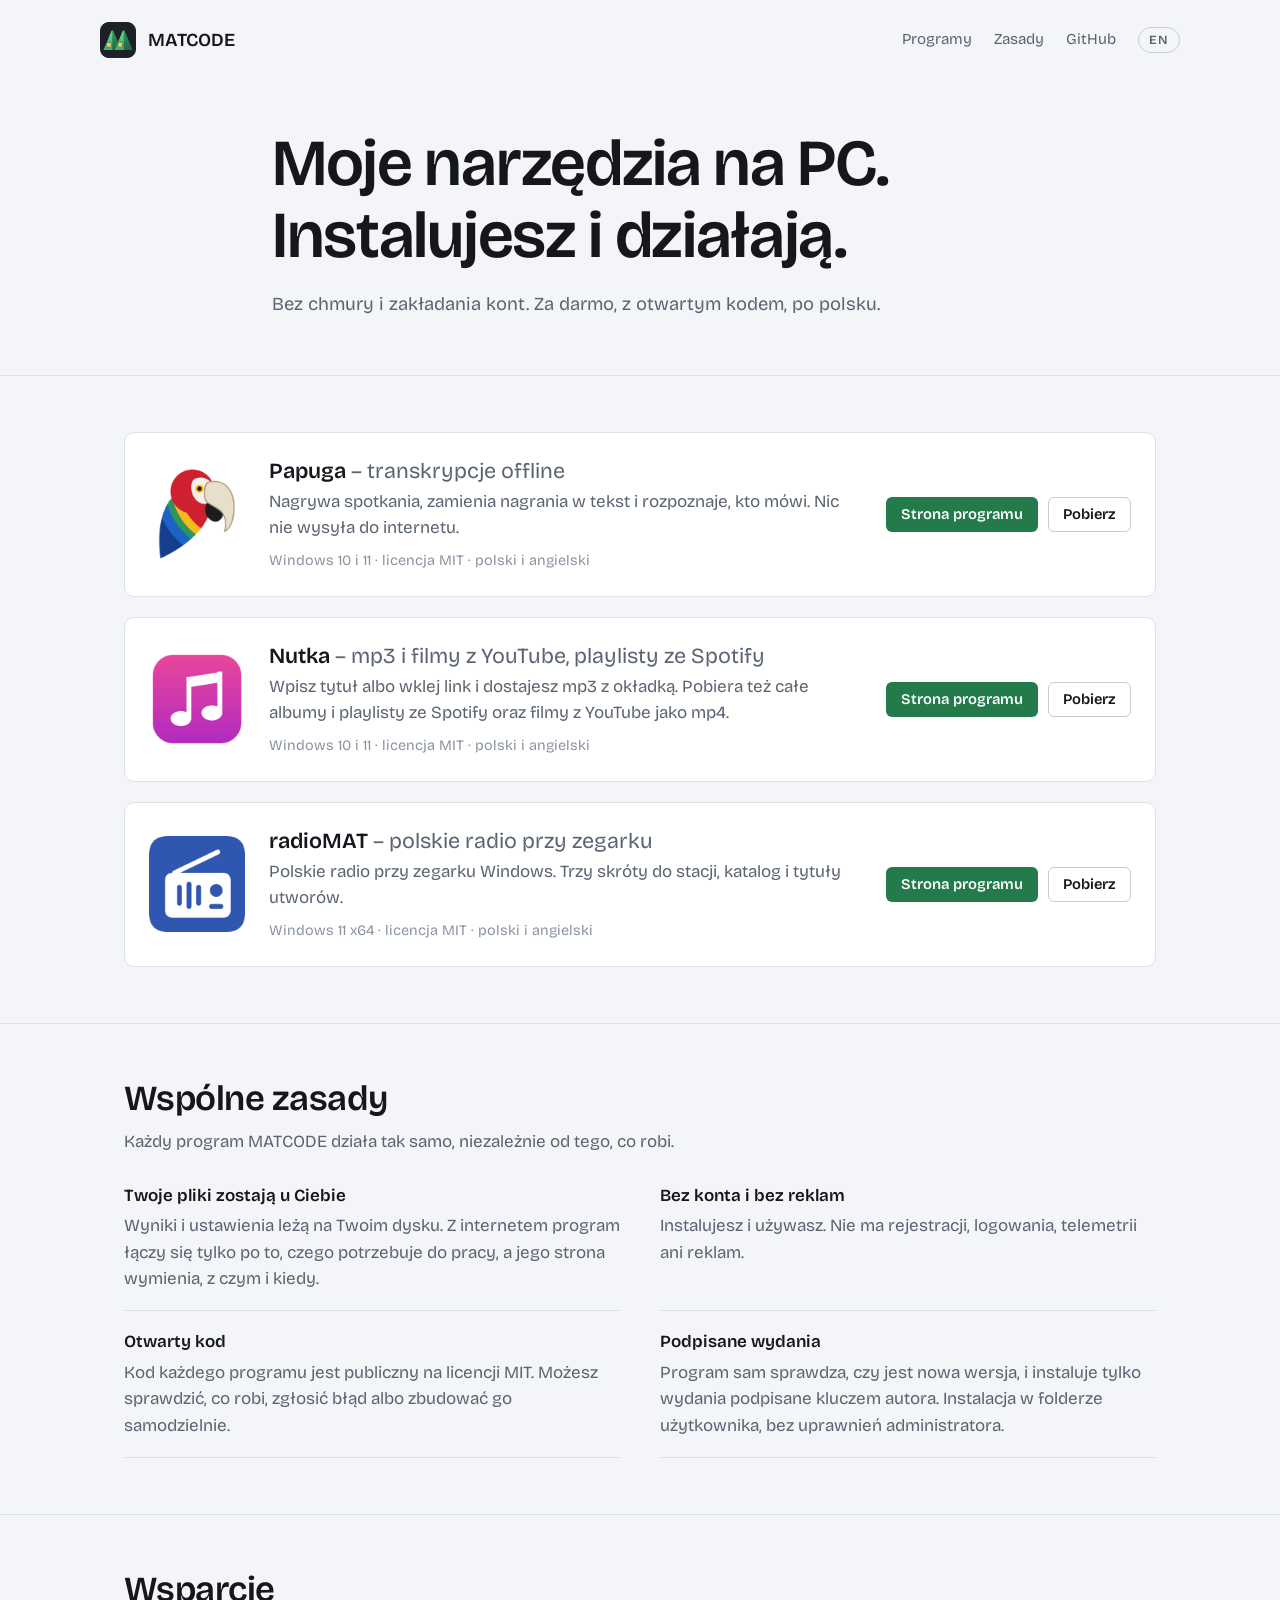
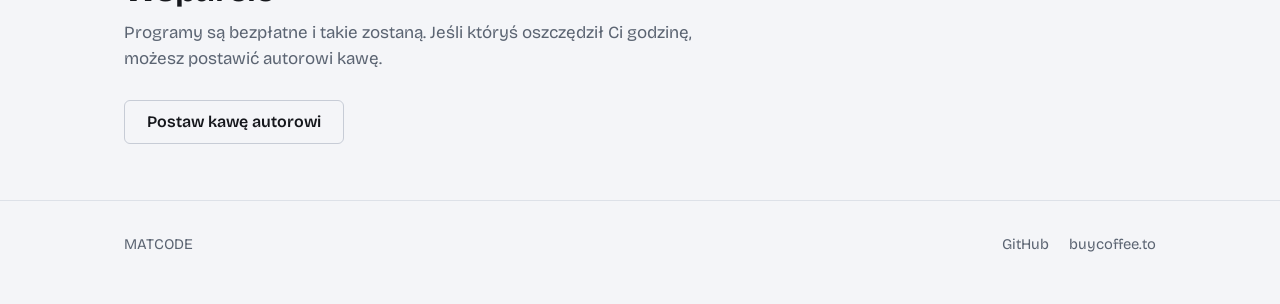
<file: index.html>
<!doctype html>
<html lang="pl">
<head>
<meta charset="utf-8">
<meta name="viewport" content="width=device-width, initial-scale=1">
<title>MATCODE</title>
<meta name="description" content="Moje narzędzia na PC. Instalujesz i działają. Bez chmury i zakładania kont. Za darmo, z otwartym kodem.">
<meta name="theme-color" media="(prefers-color-scheme: dark)" content="#15171c">
<meta name="theme-color" media="(prefers-color-scheme: light)" content="#f4f5f8">
<link rel="icon" href="marka/znak-kwadrat.svg" type="image/svg+xml">
<link rel="icon" href="img/matcode-256.png" type="image/png" sizes="256x256">
<link rel="alternate" hreflang="pl" href="https://matmiccode.github.io/">
<link rel="alternate" hreflang="en" href="https://matmiccode.github.io/en/">
<link rel="alternate" hreflang="x-default" href="https://matmiccode.github.io/">
<meta property="og:title" content="MATCODE – moje narzędzia na PC">
<meta property="og:description" content="Instalujesz i działają. Bez chmury i zakładania kont. Za darmo, z otwartym kodem, po polsku.">
<meta property="og:image" content="https://matmiccode.github.io/img/matcode-og.png">
<meta property="og:image:width" content="1200">
<meta property="og:image:height" content="630">
<meta property="og:type" content="website">
<meta property="og:url" content="https://matmiccode.github.io/">
<meta name="twitter:card" content="summary_large_image">
<link rel="preconnect" href="https://fonts.googleapis.com">
<link rel="preconnect" href="https://fonts.gstatic.com" crossorigin>
<link href="https://fonts.googleapis.com/css2?family=Bricolage+Grotesque:opsz,wght@12..96,400;12..96,500;12..96,600&display=swap" rel="stylesheet">
<link rel="stylesheet" href="/css/v1/matcode.css">
<style>
  /* Strona główna nosi barwy znaku MATCODE (zieleń „Łąka”); strony programów zostają przy swoich akcentach. */
  :root { --accent: #3fb46f; --accent-strong: #2f9a5e; --accent-soft: #1b3a2a; --accent-ink: #ffffff; }
  @media (prefers-color-scheme: light) { :root:not([data-theme="dark"]) { --accent: #2f9a5e; --accent-strong: #237a4a; --accent-soft: #dff3e6; } }
  :root[data-theme="light"] { --accent: #2f9a5e; --accent-strong: #237a4a; --accent-soft: #dff3e6; }
  .hero { padding: 48px 0 56px; max-width: 46rem; }
  .hero h1 { margin-bottom: 18px; }
  .hero .lead { font-size: 1.15rem; color: var(--muted); margin: 0; }
  .program .nazwa-pelna { font-weight: 400; color: var(--muted); }
</style>
</head>
<body>

<header class="wrap top">
  <a class="marka" href="./"><img src="img/matcode-256.png" alt="" width="36" height="36">MATCODE</a>
  <nav>
    <a href="#programy">Programy</a>
    <a href="#zasady" class="ukryj-mobile">Zasady</a>
    <a href="https://github.com/matmiccode">GitHub</a>
    <a class="jezyk" href="en/" lang="en" hreflang="en" title="English version">EN</a>
  </nav>
</header>

<main>

<section class="wrap hero">
  <h1>Moje narzędzia na PC. Instalujesz i&nbsp;działają.</h1>
  <p class="lead">Bez chmury i&nbsp;zakładania kont. Za darmo, z&nbsp;otwartym kodem, po polsku.</p>
</section>

<section id="programy">
  <div class="wrap">
    <ul class="programy">
      <li class="program">
        <img src="img/papuga-256.png" alt="" width="96" height="96">
        <div>
          <h3>Papuga <span class="nazwa-pelna">– transkrypcje offline</span></h3>
          <p>Nagrywa spotkania, zamienia nagrania w&nbsp;tekst i&nbsp;rozpoznaje, kto mówi. Nic nie wysyła do internetu.</p>
          <p class="meta"><span data-wersja="papuga"></span>Windows 10 i&nbsp;11 · licencja MIT · polski i&nbsp;angielski</p>
        </div>
        <div class="akcje">
          <a class="btn btn-primary btn-sm" href="papuga/">Strona programu</a>
          <a class="btn btn-quiet btn-sm" href="https://github.com/matmiccode/papuga/releases/latest" data-pobierz="papuga">Pobierz</a>
        </div>
      </li>
      <li class="program">
        <img src="img/nutka-256.png" alt="" width="96" height="96">
        <div>
          <h3>Nutka <span class="nazwa-pelna">– mp3 i filmy z YouTube, playlisty ze Spotify</span></h3>
          <p>Wpisz tytuł albo wklej link i&nbsp;dostajesz mp3 z&nbsp;okładką. Pobiera też całe albumy i&nbsp;playlisty ze Spotify oraz filmy z&nbsp;YouTube jako mp4.</p>
          <p class="meta"><span data-wersja="nutka"></span>Windows 10 i&nbsp;11 · licencja MIT · polski i&nbsp;angielski</p>
        </div>
        <div class="akcje">
          <a class="btn btn-primary btn-sm" href="nutka/">Strona programu</a>
          <a class="btn btn-quiet btn-sm" href="https://github.com/matmiccode/nutka/releases/latest" data-pobierz="nutka">Pobierz</a>
        </div>
      </li>
      <li class="program">
        <img src="img/radiomat-256.png" alt="" width="96" height="96">
        <div>
          <h3>radioMAT <span class="nazwa-pelna">– polskie radio przy zegarku</span></h3>
          <p>Polskie radio przy zegarku Windows. Trzy skróty do stacji, katalog i&nbsp;tytuły utworów.</p>
          <p class="meta"><span data-wersja="radiomat-app"></span>Windows 11 x64 · licencja MIT · polski i&nbsp;angielski</p>
        </div>
        <div class="akcje">
          <a class="btn btn-primary btn-sm" href="radiomat-app/">Strona programu</a>
          <a class="btn btn-quiet btn-sm" href="https://github.com/matmiccode/radiomat-app/releases/latest" data-pobierz="radiomat-app">Pobierz</a>
        </div>
      </li>
    </ul>
  </div>
</section>

<section id="zasady">
  <div class="wrap">
    <div class="sekcja-naglowek">
      <h2>Wspólne zasady</h2>
      <p>Każdy program MATCODE działa tak samo, niezależnie od tego, co robi.</p>
    </div>
    <dl class="cechy">
      <div>
        <dt>Twoje pliki zostają u&nbsp;Ciebie</dt>
        <dd>Wyniki i&nbsp;ustawienia leżą na Twoim dysku. Z&nbsp;internetem program łączy się tylko po to, czego potrzebuje do pracy, a&nbsp;jego strona wymienia, z&nbsp;czym i&nbsp;kiedy.</dd>
      </div>
      <div>
        <dt>Bez konta i&nbsp;bez reklam</dt>
        <dd>Instalujesz i&nbsp;używasz. Nie ma rejestracji, logowania, telemetrii ani reklam.</dd>
      </div>
      <div>
        <dt>Otwarty kod</dt>
        <dd>Kod każdego programu jest publiczny na licencji MIT. Możesz sprawdzić, co robi, zgłosić błąd albo zbudować go samodzielnie.</dd>
      </div>
      <div>
        <dt>Podpisane wydania</dt>
        <dd>Program sam sprawdza, czy jest nowa wersja, i&nbsp;instaluje tylko wydania podpisane kluczem autora. Instalacja w&nbsp;folderze użytkownika, bez uprawnień administratora.</dd>
      </div>
    </dl>
  </div>
</section>

<section id="wsparcie">
  <div class="wrap">
    <div class="sekcja-naglowek">
      <h2>Wsparcie</h2>
      <p>Programy są bezpłatne i&nbsp;takie zostaną. Jeśli któryś oszczędził Ci godzinę, możesz postawić autorowi kawę.</p>
    </div>
    <a class="btn btn-quiet" href="https://buycoffee.to/matcode">Postaw kawę autorowi</a>
  </div>
</section>

</main>

<footer>
  <div class="wrap">
    <div>MATCODE</div>
    <nav>
      <a href="https://github.com/matmiccode">GitHub</a>
      <a href="https://buycoffee.to/matcode">buycoffee.to</a>
    </nav>
  </div>
</footer>

<script>
// Numer wersji i bezpośredni odnośnik do instalatora z najnowszego wydania każdego programu
// z listy (data-pobierz="<repo>"). Bez odpowiedzi API (brak sieci, limit) zostaje strona wydań
// i lista bez numerów wersji.
(async () => {
  const repa = [...new Set([...document.querySelectorAll("[data-pobierz]")].map(e => e.dataset.pobierz))];
  await Promise.all(repa.map(async repo => {
    try {
      const odp = await fetch(`https://api.github.com/repos/matmiccode/${repo}/releases/latest`,
                              { headers: { Accept: "application/vnd.github+json" } });
      if (!odp.ok) return;
      const dane = await odp.json();
      const wersja = String(dane.tag_name || "").replace(/^v/, "");
      const plik = (dane.assets || []).find(z => (/Setup\.exe$/i.test(z.name) || /^radioMAT-Setup-\d+\.\d+\.\d+-x64\.exe$/.test(z.name)));
      if (wersja) document.querySelectorAll(`[data-wersja="${repo}"]`).forEach(e => { e.textContent = "Wersja " + wersja + " · "; });
      if (plik) document.querySelectorAll(`[data-pobierz="${repo}"]`).forEach(e => { e.href = plik.browser_download_url; });
    } catch (_) { /* strona działa bez tego */ }
  }));
})();
</script>
</body>
</html>
</file>
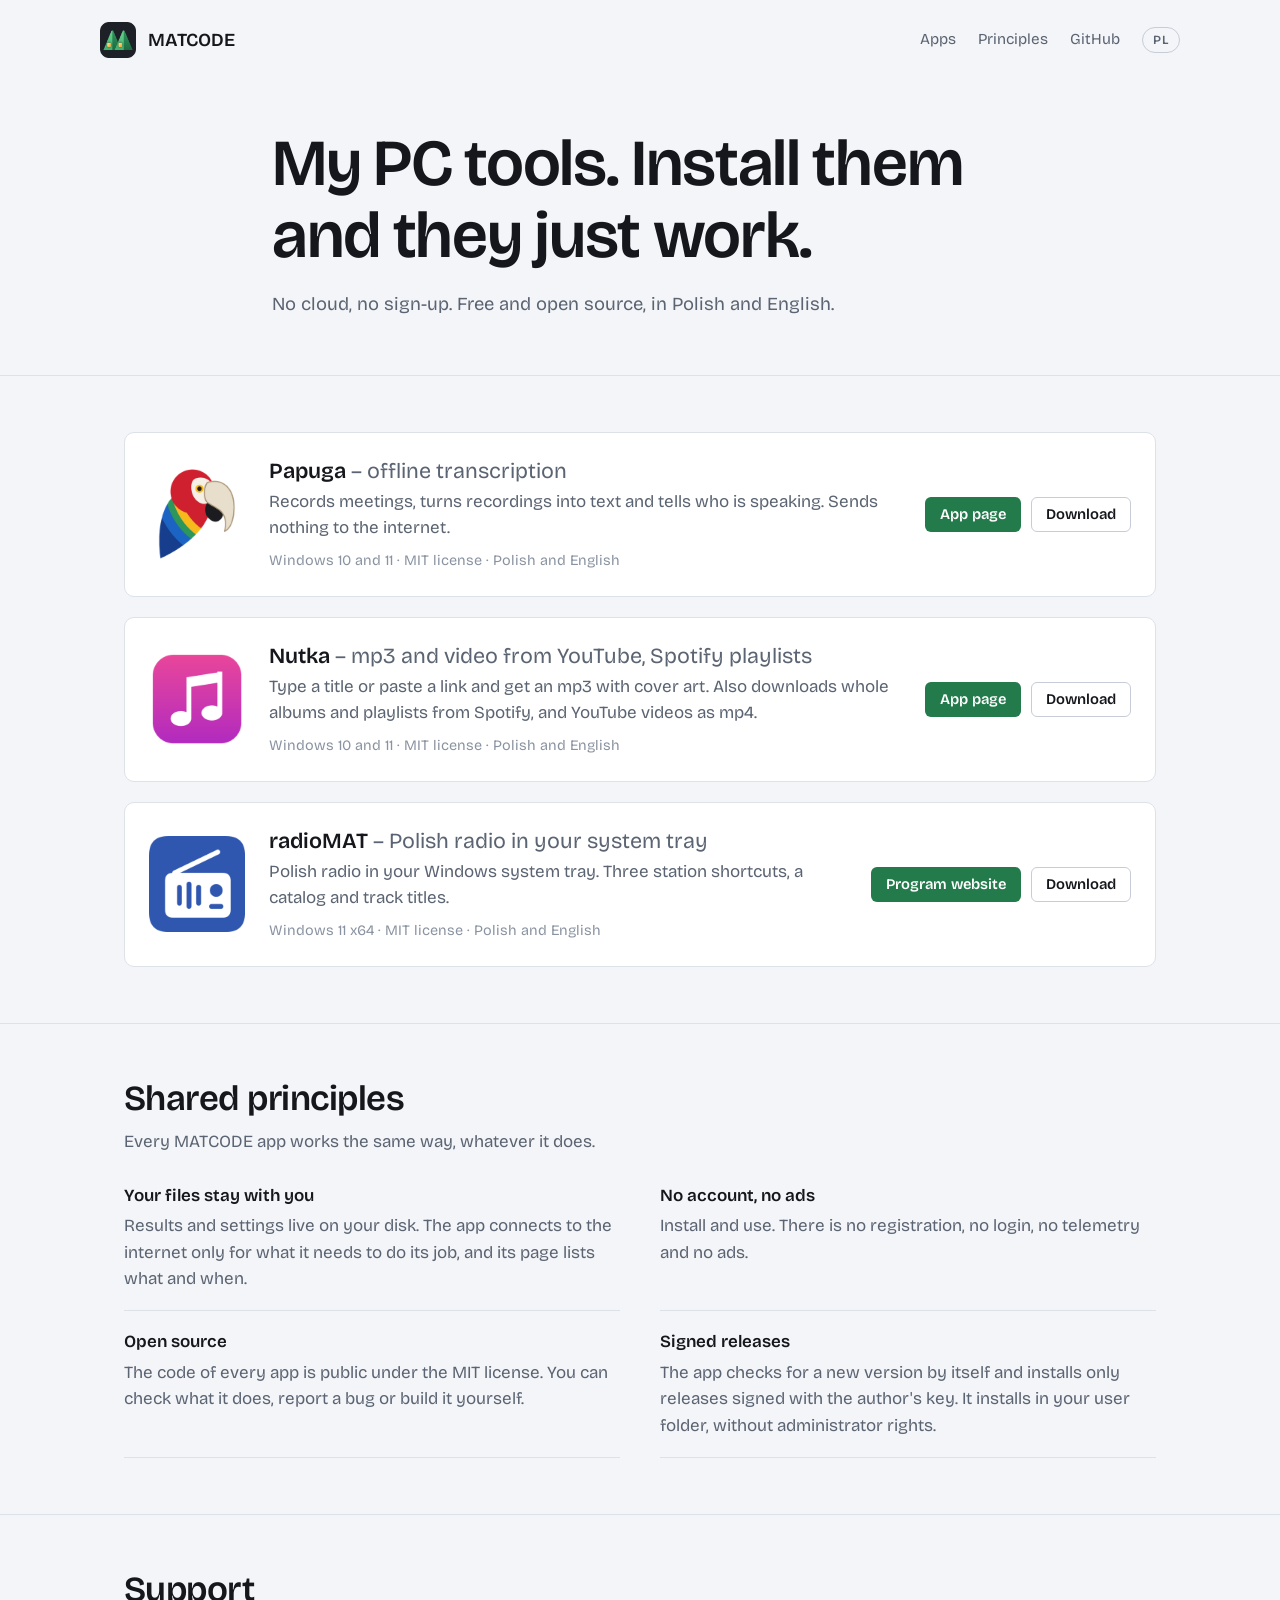
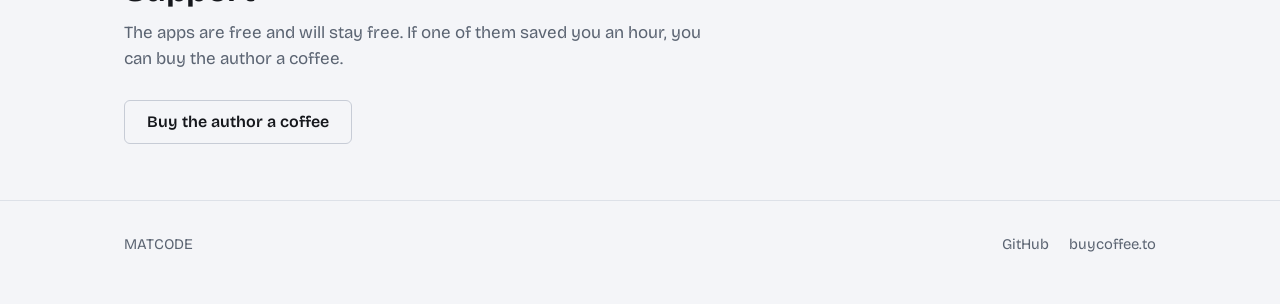
<file: en/index.html>
<!doctype html>
<html lang="en">
<head>
<meta charset="utf-8">
<meta name="viewport" content="width=device-width, initial-scale=1">
<title>MATCODE</title>
<meta name="description" content="My PC tools. Install them and they just work. No cloud, no sign-up. Free and open source.">
<meta name="theme-color" media="(prefers-color-scheme: dark)" content="#15171c">
<meta name="theme-color" media="(prefers-color-scheme: light)" content="#f4f5f8">
<link rel="icon" href="../marka/znak-kwadrat.svg" type="image/svg+xml">
<link rel="icon" href="../img/matcode-256.png" type="image/png" sizes="256x256">
<link rel="alternate" hreflang="pl" href="https://matmiccode.github.io/">
<link rel="alternate" hreflang="en" href="https://matmiccode.github.io/en/">
<link rel="alternate" hreflang="x-default" href="https://matmiccode.github.io/">
<meta property="og:title" content="MATCODE – my PC tools">
<meta property="og:description" content="Install them and they just work. No cloud, no sign-up. Free and open source.">
<meta property="og:image" content="https://matmiccode.github.io/img/matcode-og.png">
<meta property="og:image:width" content="1200">
<meta property="og:image:height" content="630">
<meta property="og:type" content="website">
<meta property="og:url" content="https://matmiccode.github.io/en/">
<meta name="twitter:card" content="summary_large_image">
<link rel="preconnect" href="https://fonts.googleapis.com">
<link rel="preconnect" href="https://fonts.gstatic.com" crossorigin>
<link href="https://fonts.googleapis.com/css2?family=Bricolage+Grotesque:opsz,wght@12..96,400;12..96,500;12..96,600&display=swap" rel="stylesheet">
<link rel="stylesheet" href="/css/v1/matcode.css">
<style>
  /* The home page wears the MATCODE mark's green; app pages keep their own accents. */
  :root { --accent: #3fb46f; --accent-strong: #2f9a5e; --accent-soft: #1b3a2a; --accent-ink: #ffffff; }
  @media (prefers-color-scheme: light) { :root:not([data-theme="dark"]) { --accent: #2f9a5e; --accent-strong: #237a4a; --accent-soft: #dff3e6; } }
  :root[data-theme="light"] { --accent: #2f9a5e; --accent-strong: #237a4a; --accent-soft: #dff3e6; }
  .hero { padding: 48px 0 56px; max-width: 46rem; }
  .hero h1 { margin-bottom: 18px; }
  .hero .lead { font-size: 1.15rem; color: var(--muted); margin: 0; }
  .program .nazwa-pelna { font-weight: 400; color: var(--muted); }
</style>
</head>
<body>

<header class="wrap top">
  <a class="marka" href="./"><img src="../img/matcode-256.png" alt="" width="36" height="36">MATCODE</a>
  <nav>
    <a href="#apps">Apps</a>
    <a href="#principles" class="ukryj-mobile">Principles</a>
    <a href="https://github.com/matmiccode">GitHub</a>
    <a class="jezyk" href="../" lang="pl" hreflang="pl" title="Wersja polska">PL</a>
  </nav>
</header>

<main>

<section class="wrap hero">
  <h1>My PC tools. Install them and they just work.</h1>
  <p class="lead">No cloud, no sign-up. Free and open source, in Polish and English.</p>
</section>

<section id="apps">
  <div class="wrap">
    <ul class="programy">
      <li class="program">
        <img src="../img/papuga-256.png" alt="" width="96" height="96">
        <div>
          <h3>Papuga <span class="nazwa-pelna">– offline transcription</span></h3>
          <p>Records meetings, turns recordings into text and tells who is speaking. Sends nothing to the internet.</p>
          <p class="meta"><span data-wersja="papuga"></span>Windows 10 and 11 · MIT license · Polish and English</p>
        </div>
        <div class="akcje">
          <a class="btn btn-primary btn-sm" href="../papuga/en/">App page</a>
          <a class="btn btn-quiet btn-sm" href="https://github.com/matmiccode/papuga/releases/latest" data-pobierz="papuga">Download</a>
        </div>
      </li>
      <li class="program">
        <img src="../img/nutka-256.png" alt="" width="96" height="96">
        <div>
          <h3>Nutka <span class="nazwa-pelna">– mp3 and video from YouTube, Spotify playlists</span></h3>
          <p>Type a title or paste a link and get an mp3 with cover art. Also downloads whole albums and playlists from Spotify, and YouTube videos as mp4.</p>
          <p class="meta"><span data-wersja="nutka"></span>Windows 10 and 11 · MIT license · Polish and English</p>
        </div>
        <div class="akcje">
          <a class="btn btn-primary btn-sm" href="../nutka/en/">App page</a>
          <a class="btn btn-quiet btn-sm" href="https://github.com/matmiccode/nutka/releases/latest" data-pobierz="nutka">Download</a>
        </div>
      </li>
      <li class="program">
        <img src="../img/radiomat-256.png" alt="" width="96" height="96">
        <div>
          <h3>radioMAT <span class="nazwa-pelna">– Polish radio in your system tray</span></h3>
          <p>Polish radio in your Windows system tray. Three station shortcuts, a catalog and track titles.</p>
          <p class="meta"><span data-wersja="radiomat-app"></span>Windows 11 x64 · MIT license · Polish and English</p>
        </div>
        <div class="akcje">
          <a class="btn btn-primary btn-sm" href="../radiomat-app/en/">Program website</a>
          <a class="btn btn-quiet btn-sm" href="https://github.com/matmiccode/radiomat-app/releases/latest" data-pobierz="radiomat-app">Download</a>
        </div>
      </li>
    </ul>
  </div>
</section>

<section id="principles">
  <div class="wrap">
    <div class="sekcja-naglowek">
      <h2>Shared principles</h2>
      <p>Every MATCODE app works the same way, whatever it does.</p>
    </div>
    <dl class="cechy">
      <div>
        <dt>Your files stay with you</dt>
        <dd>Results and settings live on your disk. The app connects to the internet only for what it needs to do its job, and its page lists what and when.</dd>
      </div>
      <div>
        <dt>No account, no ads</dt>
        <dd>Install and use. There is no registration, no login, no telemetry and no ads.</dd>
      </div>
      <div>
        <dt>Open source</dt>
        <dd>The code of every app is public under the MIT license. You can check what it does, report a bug or build it yourself.</dd>
      </div>
      <div>
        <dt>Signed releases</dt>
        <dd>The app checks for a new version by itself and installs only releases signed with the author's key. It installs in your user folder, without administrator rights.</dd>
      </div>
    </dl>
  </div>
</section>

<section id="support">
  <div class="wrap">
    <div class="sekcja-naglowek">
      <h2>Support</h2>
      <p>The apps are free and will stay free. If one of them saved you an hour, you can buy the author a coffee.</p>
    </div>
    <a class="btn btn-quiet" href="https://buycoffee.to/matcode">Buy the author a coffee</a>
  </div>
</section>

</main>

<footer>
  <div class="wrap">
    <div>MATCODE</div>
    <nav>
      <a href="https://github.com/matmiccode">GitHub</a>
      <a href="https://buycoffee.to/matcode">buycoffee.to</a>
    </nav>
  </div>
</footer>

<script>
// Version number and a direct installer link from the latest release of every app on the list
// (data-pobierz="<repo>"). Without an API response (offline, rate limit) the releases page and
// the list without version numbers stay.
(async () => {
  const repa = [...new Set([...document.querySelectorAll("[data-pobierz]")].map(e => e.dataset.pobierz))];
  await Promise.all(repa.map(async repo => {
    try {
      const odp = await fetch(`https://api.github.com/repos/matmiccode/${repo}/releases/latest`,
                              { headers: { Accept: "application/vnd.github+json" } });
      if (!odp.ok) return;
      const dane = await odp.json();
      const wersja = String(dane.tag_name || "").replace(/^v/, "");
      const plik = (dane.assets || []).find(z => (/Setup\.exe$/i.test(z.name) || /^radioMAT-Setup-\d+\.\d+\.\d+-x64\.exe$/.test(z.name)));
      if (wersja) document.querySelectorAll(`[data-wersja="${repo}"]`).forEach(e => { e.textContent = "Version " + wersja + " · "; });
      if (plik) document.querySelectorAll(`[data-pobierz="${repo}"]`).forEach(e => { e.href = plik.browser_download_url; });
    } catch (_) { /* the page works without it */ }
  }));
})();
</script>
</body>
</html>
</file>
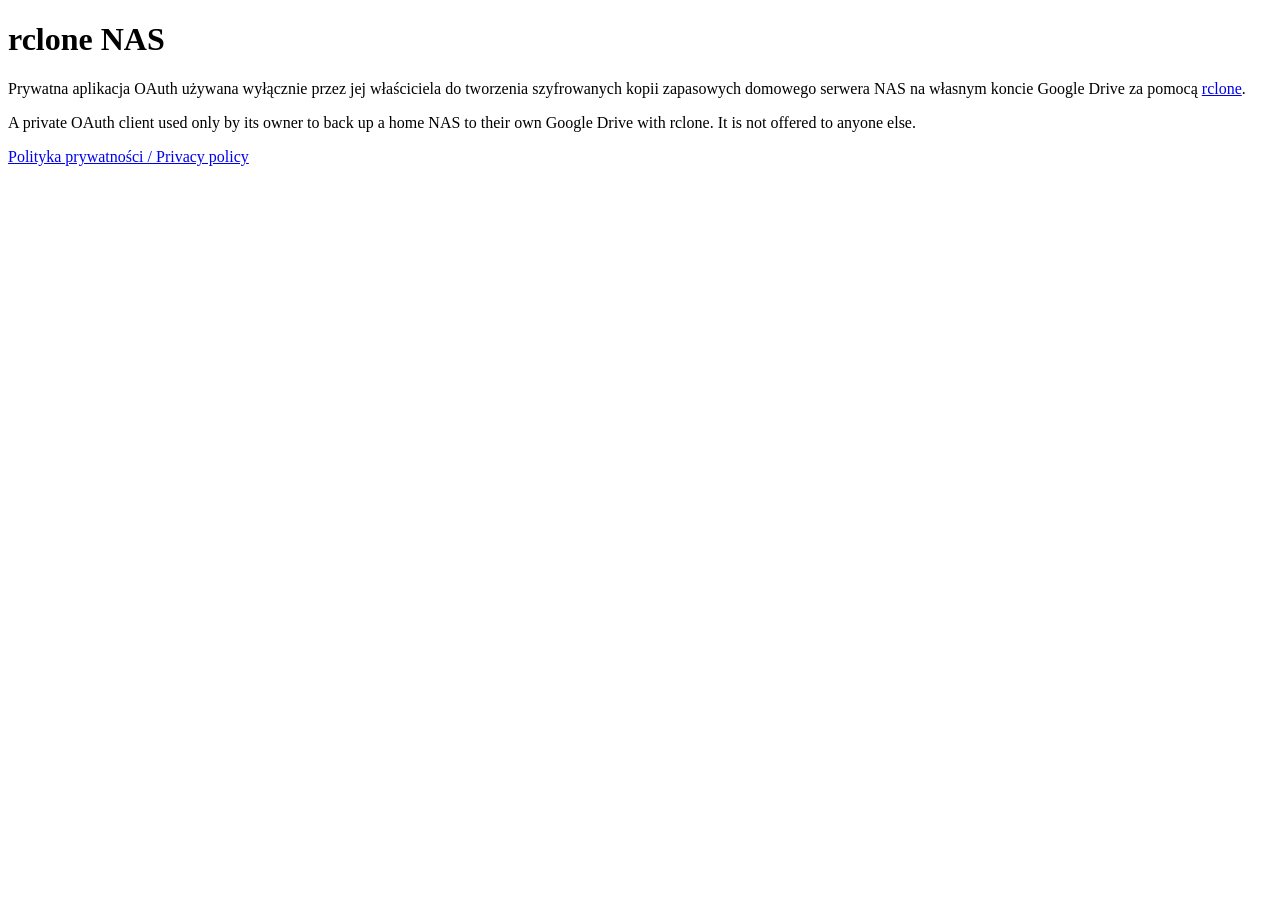
<file: rclone-nas/index.html>
<!doctype html>
<html lang="pl"><head><meta charset="utf-8"><title>rclone NAS</title></head>
<body>
<h1>rclone NAS</h1>
<p>Prywatna aplikacja OAuth używana wyłącznie przez jej właściciela do tworzenia
szyfrowanych kopii zapasowych domowego serwera NAS na własnym koncie Google Drive
za pomocą <a href="https://rclone.org">rclone</a>.</p>
<p>A private OAuth client used only by its owner to back up a home NAS to their own
Google Drive with rclone. It is not offered to anyone else.</p>
<p><a href="privacy.html">Polityka prywatności / Privacy policy</a></p>
</body></html>
</file>
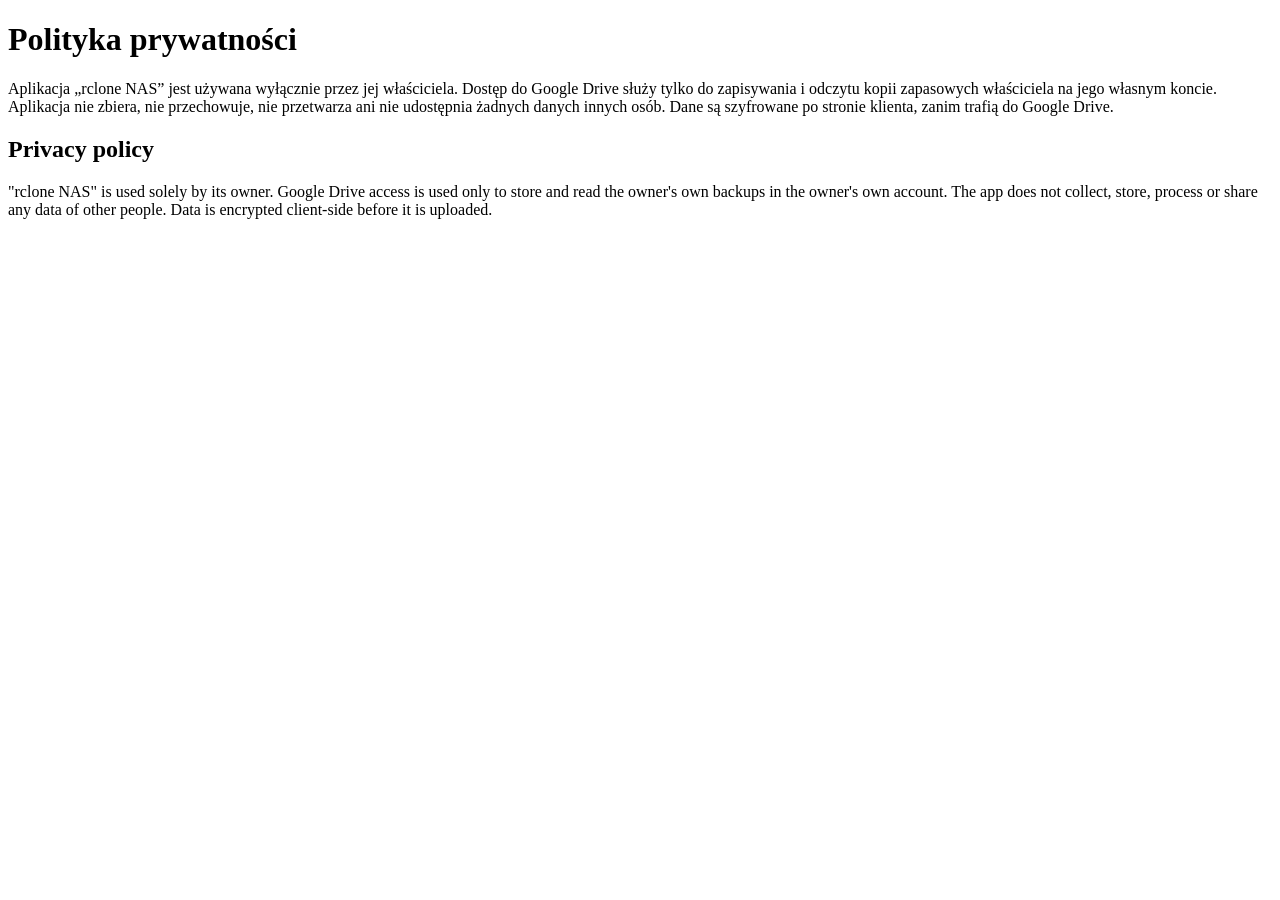
<file: rclone-nas/privacy.html>
<!doctype html>
<html lang="pl"><head><meta charset="utf-8"><title>rclone NAS – polityka prywatności</title></head>
<body>
<h1>Polityka prywatności</h1>
<p>Aplikacja „rclone NAS” jest używana wyłącznie przez jej właściciela. Dostęp do
Google Drive służy tylko do zapisywania i odczytu kopii zapasowych właściciela na
jego własnym koncie. Aplikacja nie zbiera, nie przechowuje, nie przetwarza ani nie
udostępnia żadnych danych innych osób. Dane są szyfrowane po stronie klienta,
zanim trafią do Google Drive.</p>
<h2>Privacy policy</h2>
<p>"rclone NAS" is used solely by its owner. Google Drive access is used only to
store and read the owner's own backups in the owner's own account. The app does not
collect, store, process or share any data of other people. Data is encrypted
client-side before it is uploaded.</p>
</body></html>
</file>
<file: css/v1/matcode.css>
/* MATCODE — wspólna rama stron programów. Wersja 1.
   Strona programu dokłada własne zmienne (--accent, --pioro-*) i treść.
   Zmiana tutaj odświeża wszystkie strony; nowa wersja ramy = nowy katalog
   (css/v2/), stare strony zostają przy swojej. */

:root {
  --bg: #15171c;
  --surface: #1d2026;
  --surface-2: #262a32;
  --line: #2c3039;
  --line-strong: #3a414d;
  --text: #e8eaee;
  --muted: #959dab;
  --faint: #6b7280;
  --accent: #3b82e0;
  --accent-strong: #2f74d0;
  --accent-ink: #ffffff;
  --accent-soft: #233a5e;
  --ok: #4fb47a;
  --radius: 10px;
  --radius-sm: 6px;
  --font: "Bricolage Grotesque", system-ui, "Segoe UI", sans-serif;
  --wrap: 1080px;
  --gutter: 24px;
  color-scheme: dark;
}

@media (prefers-color-scheme: light) {
  :root:not([data-theme="dark"]) {
    --bg: #f4f5f8;
    --surface: #ffffff;
    --surface-2: #eceef3;
    --line: #dde1e8;
    --line-strong: #c7ccd6;
    --text: #15171c;
    --muted: #5b6472;
    --faint: #8a93a1;
    --accent: #2563c7;
    --accent-strong: #1f55ad;
    --accent-soft: #dde8fb;
    --ok: #2f8f5b;
    color-scheme: light;
  }
}

:root[data-theme="light"] {
  --bg: #f4f5f8;
  --surface: #ffffff;
  --surface-2: #eceef3;
  --line: #dde1e8;
  --line-strong: #c7ccd6;
  --text: #15171c;
  --muted: #5b6472;
  --faint: #8a93a1;
  --accent: #2563c7;
  --accent-strong: #1f55ad;
  --accent-soft: #dde8fb;
  --ok: #2f8f5b;
  color-scheme: light;
}

*, *::before, *::after { box-sizing: border-box; }
html { -webkit-text-size-adjust: 100%; scroll-behavior: smooth; }
body {
  margin: 0;
  background: var(--bg);
  color: var(--text);
  font: 400 17px/1.55 var(--font);
  font-optical-sizing: auto;
}
a { color: var(--accent); text-decoration: none; }
a:hover { text-decoration: underline; }
img { max-width: 100%; height: auto; display: block; }
:focus-visible { outline: 2px solid var(--accent); outline-offset: 3px; }

.wrap { max-width: var(--wrap); margin: 0 auto; padding: 0 var(--gutter); }

h1, h2, h3 { margin: 0; font-weight: 600; letter-spacing: -0.02em; line-height: 1.1; text-wrap: balance; }
h1 { font-size: clamp(2.4rem, 5.6vw, 4.1rem); }
h2 { font-size: clamp(1.6rem, 3vw, 2.2rem); letter-spacing: -0.015em; }
h3 { font-size: 1.15rem; letter-spacing: 0; line-height: 1.3; }
p { margin: 0 0 1em; }
.muted { color: var(--muted); }
.small { font-size: 0.9rem; }
/* .odstep i .odstep-duzy stoją niżej, za elementami (muszą wygrać z ich margin: 0). */

/* Nagłówek strony */
.top { display: flex; align-items: center; justify-content: space-between; gap: 16px; padding: 22px 0; }
.marka { display: flex; align-items: center; gap: 12px; color: var(--text); font-weight: 600; font-size: 1.15rem; letter-spacing: -0.01em; }
.marka:hover { text-decoration: none; }
.marka img { width: 36px; height: 36px; }
.top nav { display: flex; gap: 22px; align-items: center; font-size: 0.95rem; }
.top nav a { color: var(--muted); }
.top nav a:hover { color: var(--text); text-decoration: none; }
/* Przełącznik języka w nagłówku: jedna pigułka z drugim językiem (EN na polskiej stronie, PL na angielskiej),
   celuje w bliźniaczą stronę /en/ albo wersję polską. Widoczna też na telefonie. */
.top nav .jezyk {
  padding: 6px 10px; border: 1px solid var(--line-strong); border-radius: 999px;
  font-size: 0.78rem; font-weight: 600; letter-spacing: 0.08em; line-height: 1; color: var(--muted);
}
.top nav .jezyk:hover { color: var(--text); border-color: var(--text); text-decoration: none; }

/* Przyciski */
.btn {
  display: inline-flex; align-items: center; gap: 10px;
  padding: 13px 22px; border-radius: var(--radius-sm);
  font-weight: 600; font-size: 1rem; line-height: 1;
  border: 1px solid transparent; cursor: pointer; white-space: nowrap;
}
.btn:hover { text-decoration: none; }
.btn-primary { background: var(--accent-strong); color: var(--accent-ink); }
.btn-primary:hover { background: var(--accent); }
.btn-quiet { background: transparent; color: var(--text); border-color: var(--line-strong); }
.btn-quiet:hover { background: var(--surface); }
.btn-sm { padding: 9px 14px; font-size: 0.92rem; }
.top nav .btn-primary { color: var(--accent-ink); }
.top nav .btn-primary:hover { color: var(--accent-ink); }
.cta { display: flex; flex-wrap: wrap; gap: 12px; align-items: center; }

/* Sekcje */
section { padding: 56px 0; }
main > section + section { border-top: 1px solid var(--line); }
.sekcja-naglowek { max-width: 38rem; margin-bottom: 28px; }
.sekcja-naglowek p { color: var(--muted); margin: 10px 0 0; }

/* Kroki — tylko dla treści, która naprawdę jest kolejnością */
.kroki { display: grid; grid-template-columns: repeat(3, 1fr); gap: 28px; counter-reset: krok; list-style: none; margin: 0; padding: 0; }
.kroki li { counter-increment: krok; }
.kroki li::before {
  content: counter(krok);
  display: inline-flex; align-items: center; justify-content: center;
  width: 30px; height: 30px; border-radius: 50%;
  background: var(--accent-soft); color: var(--accent);
  font-weight: 600; font-size: 0.95rem; margin-bottom: 12px;
}
.kroki h3 { margin-bottom: 6px; }
.kroki p { color: var(--muted); margin: 0; }

/* Lista cech: nazwa i zdanie, bez kafelków */
.cechy { display: grid; grid-template-columns: repeat(2, 1fr); gap: 18px 40px; margin: 0; }
.cechy > div { padding-bottom: 18px; border-bottom: 1px solid var(--line); }
.cechy dt { font-weight: 600; margin-bottom: 4px; }
.cechy dd { margin: 0; color: var(--muted); }

/* Zrzut ekranu */
figure { margin: 0; }
figure img { border: 1px solid var(--line); border-radius: var(--radius); }
figcaption { color: var(--faint); font-size: 0.9rem; margin-top: 12px; }

/* Tabela wymagań */
table { border-collapse: collapse; width: 100%; max-width: 40rem; }
th, td { text-align: left; padding: 10px 0; border-bottom: 1px solid var(--line); vertical-align: top; }
th { font-weight: 600; width: 38%; padding-right: 16px; }
td { color: var(--muted); }

/* Ramka z uwagą */
.uwaga { background: var(--surface); border: 1px solid var(--line); border-radius: var(--radius); padding: 18px 20px; max-width: 40rem; }
.uwaga p:last-child { margin: 0; }

/* Lista programów (strona główna) */
.programy { list-style: none; margin: 0; padding: 0; display: grid; gap: 20px; }
.program {
  display: grid; grid-template-columns: 96px 1fr auto; gap: 24px; align-items: center;
  padding: 24px; background: var(--surface); border: 1px solid var(--line); border-radius: var(--radius);
}
.program img { width: 96px; height: 96px; }
.program h3 { font-size: 1.35rem; margin-bottom: 4px; }
.program p { margin: 0; color: var(--muted); }
.program .meta { color: var(--faint); font-size: 0.9rem; margin-top: 8px; }
.program .akcje { display: flex; gap: 10px; flex-wrap: wrap; }

/* Stopka */
footer { border-top: 1px solid var(--line); padding: 32px 0 48px; color: var(--muted); font-size: 0.92rem; }
footer .wrap { display: flex; flex-wrap: wrap; gap: 12px 28px; align-items: center; justify-content: space-between; }
footer nav { display: flex; flex-wrap: wrap; gap: 20px; }
footer a { color: var(--muted); }
footer a:hover { color: var(--text); }

/* Pasy piór — podpis Papugi; strona ustawia własne barwy przez --pioro-* */
.piora {
  height: 4px; border-radius: 2px;
  background: linear-gradient(90deg, var(--pioro-1, #1c64c4), var(--pioro-2, #2c965c), var(--pioro-3, #f7ba1c), var(--pioro-4, #ce202f));
}

/* Odstępy — celowo za wszystkimi elementami ramy: .cechy, .kroki, .programy zerują margin,
   a przy tej samej wadze selektora (jedna klasa) wygrywa reguła stojąca później. Nie przenosić wyżej. */
.odstep { margin-top: 28px; }
.odstep-duzy { margin-top: 36px; }

@media (max-width: 760px) {
  section { padding: 40px 0; }
  .kroki, .cechy { grid-template-columns: 1fr; }
  .top nav { gap: 14px; }
  .top nav .ukryj-mobile { display: none; }
  .program { grid-template-columns: 72px 1fr; }
  .program img { width: 72px; height: 72px; }
  .program .akcje { grid-column: 1 / -1; }
  th { width: 44%; }
}

@media (max-width: 480px) {
  /* Karta programu na telefonie: ikona nad tekstem, tekst na całą szerokość
     (obok ikony nazwa z dopiskiem łamała się na trzy linie). */
  .program { grid-template-columns: 1fr; gap: 14px; padding: 20px; }
  .program img { width: 56px; height: 56px; }
  .program .akcje { grid-column: auto; }
}

@media (prefers-reduced-motion: reduce) {
  html { scroll-behavior: auto; }
  *, *::before, *::after { animation-duration: 0.01ms !important; animation-iteration-count: 1 !important; transition-duration: 0.01ms !important; }
}
</file>
